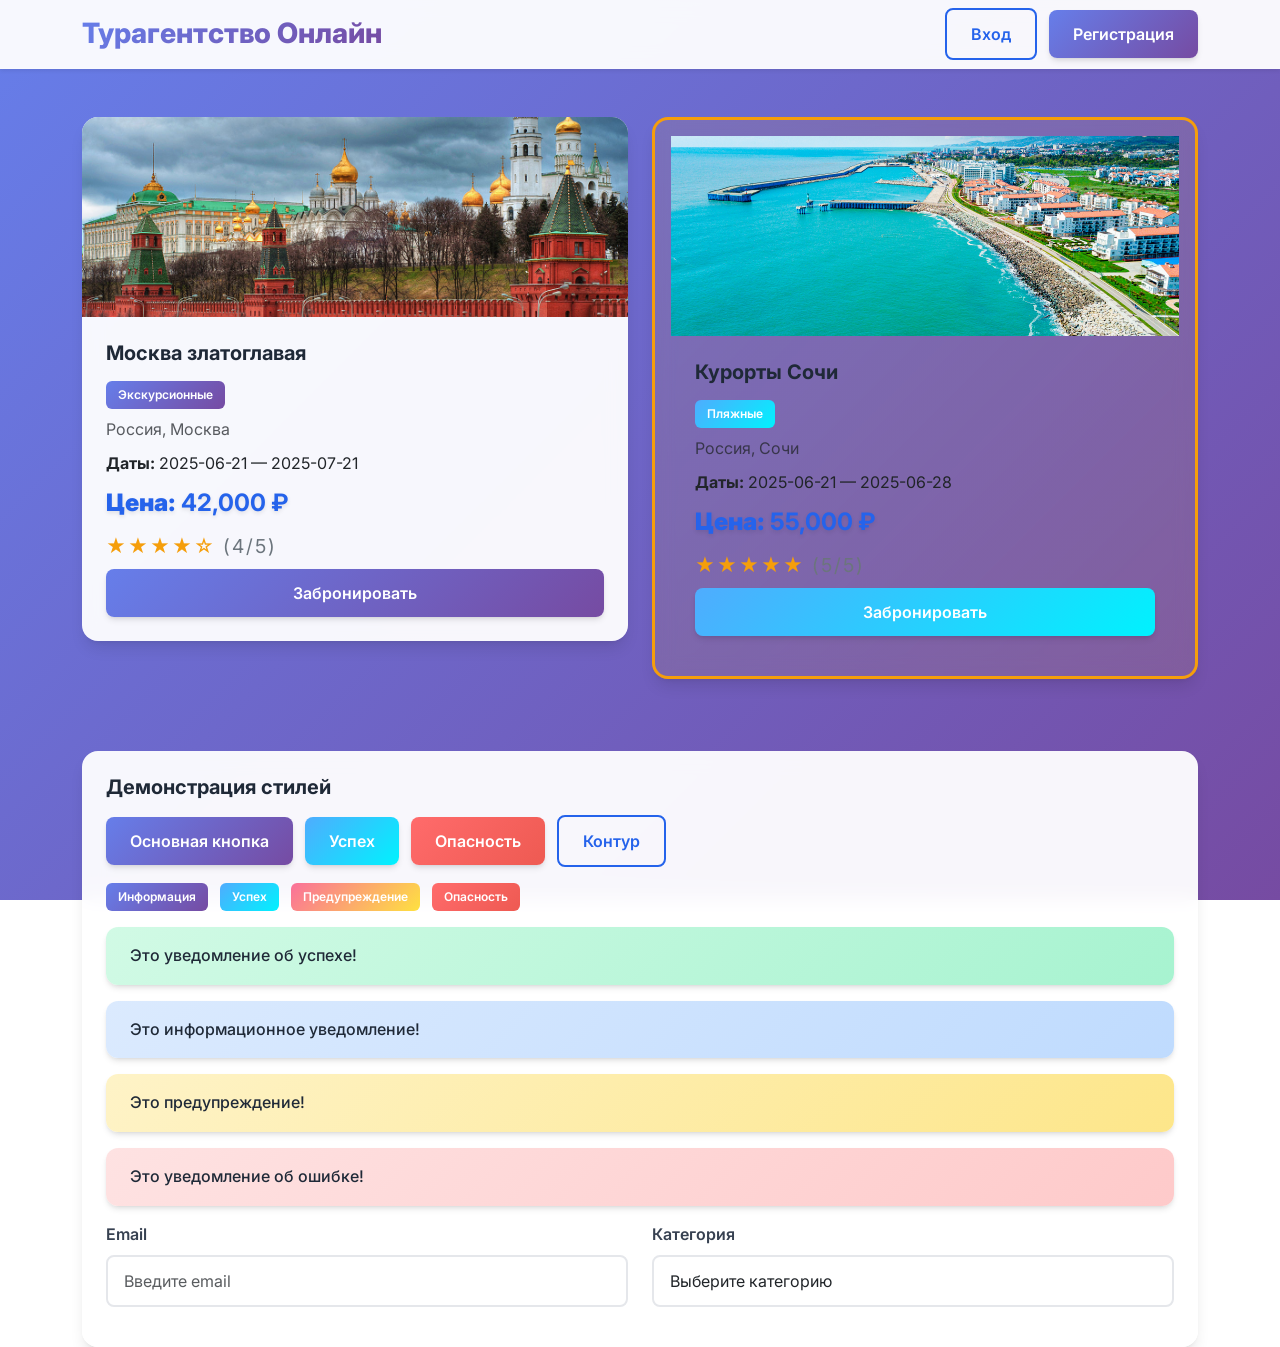
<file: Frontend/public/test-styles.html>
<!DOCTYPE html>
<html lang="ru">
<head>
    <meta charset="UTF-8">
    <title>Тест стилей - Турагентство</title>
    <meta name="viewport" content="width=device-width, initial-scale=1">
    <link rel="stylesheet" href="https://cdn.jsdelivr.net/npm/bootstrap@5.3.2/dist/css/bootstrap.min.css">
    <link rel="preconnect" href="https://fonts.googleapis.com">
    <link rel="preconnect" href="https://fonts.gstatic.com" crossorigin>
    <link href="https://fonts.googleapis.com/css2?family=Inter:wght@300;400;500;600;700;800&display=swap" rel="stylesheet">
    <link rel="stylesheet" href="assets/css/style.css">
</head>
<body>
    <nav class="navbar navbar-expand-lg navbar-light bg-white shadow-sm mb-4">
        <div class="container">
            <a class="navbar-brand fw-bold" href="#"><h1>Турагентство Онлайн</h1></a>
            <div>
                <button class="btn btn-outline-primary me-2">Вход</button>
                <button class="btn btn-primary">Регистрация</button>
            </div>
        </div>
    </nav>

    <div class="container mt-5">
        <div class="row">
            <div class="col-md-6">
                <div class="card tour-card mb-4">
                    <img src="assets/images/moscow1.jpg" class="tour-card-img" alt="Москва">
                    <div class="card-body">
                        <h5 class="card-title">Москва златоглавая</h5>
                        <div class="mb-2">
                            <span class="badge bg-info">Экскурсионные</span>
                        </div>
                        <div class="mb-2 text-muted">Россия, Москва</div>
                        <div class="mb-2"><b>Даты:</b> 2025-06-21 — 2025-07-21</div>
                        <div class="mb-2 price"><b>Цена:</b> 42,000 ₽</div>
                        <div class="mb-2 star-rating">★★★★☆ <span class="text-secondary">(4/5)</span></div>
                        <button class="btn btn-primary w-100">Забронировать</button>
                    </div>
                </div>
            </div>
            
            <div class="col-md-6">
                <div class="card tour-card mb-4 best-offer">
                    <img src="assets/images/sochi1.jpg" class="tour-card-img" alt="Сочи">
                    <div class="card-body">
                        <h5 class="card-title">Курорты Сочи</h5>
                        <div class="mb-2">
                            <span class="badge bg-success">Пляжные</span>
                        </div>
                        <div class="mb-2 text-muted">Россия, Сочи</div>
                        <div class="mb-2"><b>Даты:</b> 2025-06-21 — 2025-06-28</div>
                        <div class="mb-2 price"><b>Цена:</b> 55,000 ₽</div>
                        <div class="mb-2 star-rating">★★★★★ <span class="text-secondary">(5/5)</span></div>
                        <button class="btn btn-success w-100">Забронировать</button>
                    </div>
                </div>
            </div>
        </div>

        <div class="row mt-5">
            <div class="col-12">
                <div class="card">
                    <div class="card-body">
                        <h5 class="card-title">Демонстрация стилей</h5>
                        <div class="mb-3">
                            <button class="btn btn-primary me-2">Основная кнопка</button>
                            <button class="btn btn-success me-2">Успех</button>
                            <button class="btn btn-danger me-2">Опасность</button>
                            <button class="btn btn-outline-primary">Контур</button>
                        </div>
                        
                        <div class="mb-3">
                            <span class="badge bg-info me-2">Информация</span>
                            <span class="badge bg-success me-2">Успех</span>
                            <span class="badge bg-warning me-2">Предупреждение</span>
                            <span class="badge bg-danger">Опасность</span>
                        </div>

                        <div class="mb-3">
                            <div class="alert alert-success">Это уведомление об успехе!</div>
                            <div class="alert alert-info">Это информационное уведомление!</div>
                            <div class="alert alert-warning">Это предупреждение!</div>
                            <div class="alert alert-danger">Это уведомление об ошибке!</div>
                        </div>

                        <div class="mb-3">
                            <form>
                                <div class="row">
                                    <div class="col-md-6">
                                        <label class="form-label">Email</label>
                                        <input type="email" class="form-control" placeholder="Введите email">
                                    </div>
                                    <div class="col-md-6">
                                        <label class="form-label">Категория</label>
                                        <select class="form-select">
                                            <option>Выберите категорию</option>
                                            <option>Экскурсионные</option>
                                            <option>Пляжные</option>
                                        </select>
                                    </div>
                                </div>
                            </form>
                        </div>
                    </div>
                </div>
            </div>
        </div>
    </div>

    <script src="https://cdn.jsdelivr.net/npm/bootstrap@5.3.2/dist/js/bootstrap.bundle.min.js"></script>
</body>
</html>
</file>
<file: Frontend/public/assets/css/style.css>
/* ===== CUSTOM PROPERTIES ===== */
:root {
    /* Colors */
    --primary-color: #2563eb;
    --primary-dark: #1d4ed8;
    --secondary-color: #10b981;
    --accent-color: #f59e0b;
    --danger-color: #ef4444;
    --warning-color: #f97316;
    --success-color: #22c55e;
    
    /* Neutral colors */
    --white: #ffffff;
    --gray-50: #f9fafb;
    --gray-100: #f3f4f6;
    --gray-200: #e5e7eb;
    --gray-300: #d1d5db;
    --gray-400: #9ca3af;
    --gray-500: #6b7280;
    --gray-600: #4b5563;
    --gray-700: #374151;
    --gray-800: #1f2937;
    --gray-900: #111827;
    
    /* Gradients */
    --gradient-primary: linear-gradient(135deg, #667eea 0%, #764ba2 100%);
    --gradient-secondary: linear-gradient(135deg, #f093fb 0%, #f5576c 100%);
    --gradient-success: linear-gradient(135deg, #4facfe 0%, #00f2fe 100%);
    --gradient-warning: linear-gradient(135deg, #fa709a 0%, #fee140 100%);
    
    /* Shadows */
    --shadow-sm: 0 1px 2px 0 rgb(0 0 0 / 0.05);
    --shadow-md: 0 4px 6px -1px rgb(0 0 0 / 0.1), 0 2px 4px -2px rgb(0 0 0 / 0.1);
    --shadow-lg: 0 10px 15px -3px rgb(0 0 0 / 0.1), 0 4px 6px -4px rgb(0 0 0 / 0.1);
    --shadow-xl: 0 20px 25px -5px rgb(0 0 0 / 0.1), 0 8px 10px -6px rgb(0 0 0 / 0.1);
    
    /* Border radius */
    --radius-sm: 0.375rem;
    --radius-md: 0.5rem;
    --radius-lg: 0.75rem;
    --radius-xl: 1rem;
    
    /* Transitions */
    --transition-fast: 0.15s ease-in-out;
    --transition-normal: 0.3s ease-in-out;
    --transition-slow: 0.5s ease-in-out;
}

/* ===== RESET & BASE STYLES ===== */
* {
    margin: 0;
    padding: 0;
    box-sizing: border-box;
}

body {
    font-family: 'Inter', -apple-system, BlinkMacSystemFont, 'Segoe UI', Roboto, sans-serif;
    line-height: 1.6;
    color: var(--gray-800);
    background: linear-gradient(135deg, #667eea 0%, #764ba2 100%);
    min-height: 100vh;
    background-attachment: fixed;
}

/* ===== NAVBAR STYLES ===== */
.navbar {
    background: rgba(255, 255, 255, 0.95) !important;
    backdrop-filter: blur(10px);
    border-bottom: 1px solid rgba(255, 255, 255, 0.2);
    box-shadow: var(--shadow-lg);
    transition: var(--transition-normal);
}

.navbar-brand h1 {
    background: var(--gradient-primary);
    -webkit-background-clip: text;
    -webkit-text-fill-color: transparent;
    background-clip: text;
    font-weight: 800;
    font-size: 1.75rem;
    margin: 0;
}

.navbar-brand:hover h1 {
    transform: scale(1.05);
    transition: var(--transition-fast);
}

/* ===== BUTTON STYLES ===== */
.btn {
    border-radius: var(--radius-md);
    font-weight: 600;
    padding: 0.75rem 1.5rem;
    transition: var(--transition-fast);
    border: none;
    position: relative;
    overflow: hidden;
}

.btn::before {
    content: '';
    position: absolute;
    top: 0;
    left: -100%;
    width: 100%;
    height: 100%;
    background: linear-gradient(90deg, transparent, rgba(255, 255, 255, 0.2), transparent);
    transition: var(--transition-normal);
}

.btn:hover::before {
    left: 100%;
}

.btn-primary {
    background: var(--gradient-primary);
    color: var(--white);
    box-shadow: var(--shadow-md);
}

.btn-primary:hover {
    transform: translateY(-2px);
    box-shadow: var(--shadow-lg);
    background: var(--gradient-primary);
}

.btn-success {
    background: var(--gradient-success);
    color: var(--white);
    box-shadow: var(--shadow-md);
}

.btn-success:hover {
    transform: translateY(-2px);
    box-shadow: var(--shadow-lg);
    background: var(--gradient-success);
}

.btn-danger {
    background: linear-gradient(135deg, #ff6b6b 0%, #ee5a52 100%);
    color: var(--white);
    box-shadow: var(--shadow-md);
}

.btn-danger:hover {
    transform: translateY(-2px);
    box-shadow: var(--shadow-lg);
}

.btn-outline-primary {
    border: 2px solid var(--primary-color);
    color: var(--primary-color);
    background: transparent;
}

.btn-outline-primary:hover {
    background: var(--primary-color);
    color: var(--white);
    transform: translateY(-2px);
}

/* ===== CARD STYLES ===== */
.card {
    border: none;
    border-radius: var(--radius-xl);
    box-shadow: var(--shadow-lg);
    transition: var(--transition-normal);
    background: rgba(255, 255, 255, 0.95);
    backdrop-filter: blur(10px);
    overflow: hidden;
}

.card:hover {
    transform: translateY(-5px);
    box-shadow: var(--shadow-xl);
}

.tour-card {
    border: none;
    border-radius: var(--radius-xl);
    box-shadow: var(--shadow-lg);
    transition: var(--transition-normal);
    background: rgba(255, 255, 255, 0.95);
    backdrop-filter: blur(10px);
    overflow: hidden;
    position: relative;
}

.tour-card::before {
    content: '';
    position: absolute;
    top: 0;
    left: 0;
    right: 0;
    height: 4px;
    background: var(--gradient-primary);
    transform: scaleX(0);
    transition: var(--transition-normal);
}

.tour-card:hover::before {
    transform: scaleX(1);
}

.tour-card:hover {
    transform: translateY(-8px);
    box-shadow: var(--shadow-xl);
}

.tour-card-img {
    height: 200px;
    object-fit: cover;
    transition: var(--transition-normal);
}

.tour-card:hover .tour-card-img {
    transform: scale(1.05);
}

.card-body {
    padding: 1.5rem;
}

.card-title {
    font-weight: 700;
    color: var(--gray-800);
    margin-bottom: 1rem;
    font-size: 1.25rem;
}

/* ===== BADGE STYLES ===== */
.badge {
    border-radius: var(--radius-sm);
    font-weight: 600;
    padding: 0.5rem 0.75rem;
    font-size: 0.75rem;
}

.badge.bg-info {
    background: var(--gradient-primary) !important;
}

.badge.bg-success {
    background: var(--gradient-success) !important;
}

.badge.bg-warning {
    background: var(--gradient-warning) !important;
}

.badge.bg-danger {
    background: linear-gradient(135deg, #ff6b6b 0%, #ee5a52 100%) !important;
}

/* ===== FORM STYLES ===== */
.form-control, .form-select {
    border: 2px solid var(--gray-200);
    border-radius: var(--radius-md);
    padding: 0.75rem 1rem;
    transition: var(--transition-fast);
    background: rgba(255, 255, 255, 0.9);
    backdrop-filter: blur(5px);
}

.form-control:focus, .form-select:focus {
    border-color: var(--primary-color);
    box-shadow: 0 0 0 3px rgba(37, 99, 235, 0.1);
    outline: none;
}

.form-label {
    font-weight: 600;
    color: var(--gray-700);
    margin-bottom: 0.5rem;
}

/* ===== MODAL STYLES ===== */
.modal-content {
    border: none;
    border-radius: var(--radius-xl);
    box-shadow: var(--shadow-xl);
    background: rgba(255, 255, 255, 0.95);
    backdrop-filter: blur(15px);
}

.modal-header {
    border-bottom: 1px solid var(--gray-200);
    padding: 1.5rem;
}

.modal-title {
    font-weight: 700;
    color: var(--gray-800);
}

.modal-body {
    padding: 1.5rem;
}

.btn-close {
    background: var(--gradient-primary);
    border-radius: 50%;
    width: 2rem;
    height: 2rem;
    position: relative;
}

.btn-close::before {
    content: '×';
    position: absolute;
    top: 50%;
    left: 50%;
    transform: translate(-50%, -50%);
    color: var(--white);
    font-size: 1.5rem;
    font-weight: bold;
}

/* ===== TABLE STYLES ===== */
.table {
    background: rgba(255, 255, 255, 0.9);
    backdrop-filter: blur(10px);
    border-radius: var(--radius-lg);
    overflow: hidden;
    box-shadow: var(--shadow-md);
}

.table thead th {
    background: var(--gradient-primary);
    color: var(--white);
    font-weight: 600;
    border: none;
    padding: 1rem;
}

.table tbody td {
    padding: 1rem;
    border-bottom: 1px solid var(--gray-200);
    vertical-align: middle;
}

.table tbody tr:hover {
    background: rgba(37, 99, 235, 0.05);
}

/* ===== ALERT STYLES ===== */
.alert {
    border: none;
    border-radius: var(--radius-lg);
    padding: 1rem 1.5rem;
    font-weight: 500;
    box-shadow: var(--shadow-md);
}

.alert-success {
    background: linear-gradient(135deg, #d1fae5 0%, #a7f3d0 100%);
    color: var(--gray-800);
}

.alert-danger {
    background: linear-gradient(135deg, #fee2e2 0%, #fecaca 100%);
    color: var(--gray-800);
}

.alert-info {
    background: linear-gradient(135deg, #dbeafe 0%, #bfdbfe 100%);
    color: var(--gray-800);
}

.alert-warning {
    background: linear-gradient(135deg, #fef3c7 0%, #fde68a 100%);
    color: var(--gray-800);
}

/* ===== LIST GROUP STYLES ===== */
.list-group-item {
    border: none;
    border-radius: var(--radius-md);
    margin-bottom: 0.5rem;
    background: rgba(255, 255, 255, 0.9);
    backdrop-filter: blur(10px);
    box-shadow: var(--shadow-sm);
    transition: var(--transition-fast);
}

.list-group-item:hover {
    transform: translateX(5px);
    box-shadow: var(--shadow-md);
}

.list-group-item-action:hover {
    background: rgba(37, 99, 235, 0.05);
}

/* ===== NAV PILLS STYLES ===== */
.nav-pills .nav-link {
    border-radius: var(--radius-md);
    padding: 0.75rem 1.5rem;
    margin-bottom: 0.5rem;
    font-weight: 500;
    transition: var(--transition-fast);
    background: rgba(255, 255, 255, 0.7);
    color: var(--gray-600);
}

.nav-pills .nav-link:hover {
    background: rgba(37, 99, 235, 0.1);
    color: var(--primary-color);
}

.nav-pills .nav-link.active {
    background: var(--gradient-primary);
    color: var(--white);
    box-shadow: var(--shadow-md);
}

/* ===== CAROUSEL STYLES ===== */
.carousel {
    border-radius: var(--radius-lg);
    overflow: hidden;
    box-shadow: var(--shadow-lg);
}

.carousel-control-prev,
.carousel-control-next {
    background: rgba(0, 0, 0, 0.3);
    border-radius: 50%;
    width: 3rem;
    height: 3rem;
    top: 50%;
    transform: translateY(-50%);
    margin: 0 1rem;
}

.carousel-control-prev:hover,
.carousel-control-next:hover {
    background: rgba(0, 0, 0, 0.5);
}

/* ===== BEST OFFERS STYLES ===== */
.best-offer {
    border: 3px solid var(--accent-color);
    border-radius: var(--radius-xl);
    background: linear-gradient(135deg, rgba(245, 158, 11, 0.1) 0%, rgba(251, 191, 36, 0.1) 100%);
    padding: 1rem;
    position: relative;
    overflow: hidden;
}

.best-offer::before {
    content: '⭐';
    position: absolute;
    top: 1rem;
    right: 1rem;
    font-size: 1.5rem;
    z-index: 1;
}

/* ===== FILTER PANEL STYLES ===== */
#filter-panel {
    background: rgba(255, 255, 255, 0.95);
    backdrop-filter: blur(15px);
    border-radius: var(--radius-xl);
    padding: 2rem;
    margin-bottom: 2rem;
    box-shadow: var(--shadow-lg);
    border: 1px solid rgba(255, 255, 255, 0.2);
}

/* ===== ANIMATIONS ===== */
@keyframes fadeInUp {
    from {
        opacity: 0;
        transform: translateY(30px);
    }
    to {
        opacity: 1;
        transform: translateY(0);
    }
}

@keyframes slideInRight {
    from {
        opacity: 0;
        transform: translateX(30px);
    }
    to {
        opacity: 1;
        transform: translateX(0);
    }
}

@keyframes pulse {
    0%, 100% {
        transform: scale(1);
    }
    50% {
        transform: scale(1.05);
    }
}

.fade-in-up {
    animation: fadeInUp 0.6s ease-out;
}

.slide-in-right {
    animation: slideInRight 0.6s ease-out;
}

.pulse {
    animation: pulse 2s infinite;
}

/* ===== RESPONSIVE DESIGN ===== */
@media (max-width: 768px) {
    .navbar-brand h1 {
        font-size: 1.5rem;
    }
    
    .card-body {
        padding: 1rem;
    }
    
    .btn {
        padding: 0.5rem 1rem;
        font-size: 0.875rem;
    }
    
    #filter-panel {
        padding: 1rem;
    }
    
    .modal-dialog {
        margin: 1rem;
    }
}

@media (max-width: 576px) {
    .container {
        padding: 0 1rem;
    }
    
    .tour-card-img {
        height: 150px;
    }
    
    .table-responsive {
        font-size: 0.875rem;
    }
}

/* ===== CUSTOM SCROLLBAR ===== */
::-webkit-scrollbar {
    width: 8px;
}

::-webkit-scrollbar-track {
    background: var(--gray-100);
    border-radius: var(--radius-sm);
}

::-webkit-scrollbar-thumb {
    background: var(--gradient-primary);
    border-radius: var(--radius-sm);
}

::-webkit-scrollbar-thumb:hover {
    background: var(--primary-dark);
}

/* ===== LOADING ANIMATION ===== */
.loading {
    display: inline-block;
    width: 20px;
    height: 20px;
    border: 3px solid var(--gray-200);
    border-radius: 50%;
    border-top-color: var(--primary-color);
    animation: spin 1s ease-in-out infinite;
}

@keyframes spin {
    to {
        transform: rotate(360deg);
    }
}

/* ===== STAR RATING STYLES ===== */
.star-rating {
    color: var(--accent-color);
    font-size: 1.2rem;
    letter-spacing: 2px;
}

/* ===== PRICE STYLES ===== */
.price {
    font-size: 1.5rem;
    font-weight: 700;
    color: var(--primary-color);
    text-shadow: 0 2px 4px rgba(0, 0, 0, 0.1);
}

/* ===== STATUS BADGES ===== */
.status-new {
    background: linear-gradient(135deg, #3b82f6 0%, #1d4ed8 100%);
    color: var(--white);
}

.status-confirmed {
    background: linear-gradient(135deg, #10b981 0%, #059669 100%);
    color: var(--white);
}

.status-paid {
    background: linear-gradient(135deg, #f59e0b 0%, #d97706 100%);
    color: var(--white);
}

.status-completed {
    background: linear-gradient(135deg, #8b5cf6 0%, #7c3aed 100%);
    color: var(--white);
}

.status-cancelled {
    background: linear-gradient(135deg, #ef4444 0%, #dc2626 100%);
    color: var(--white);
}
</file>
